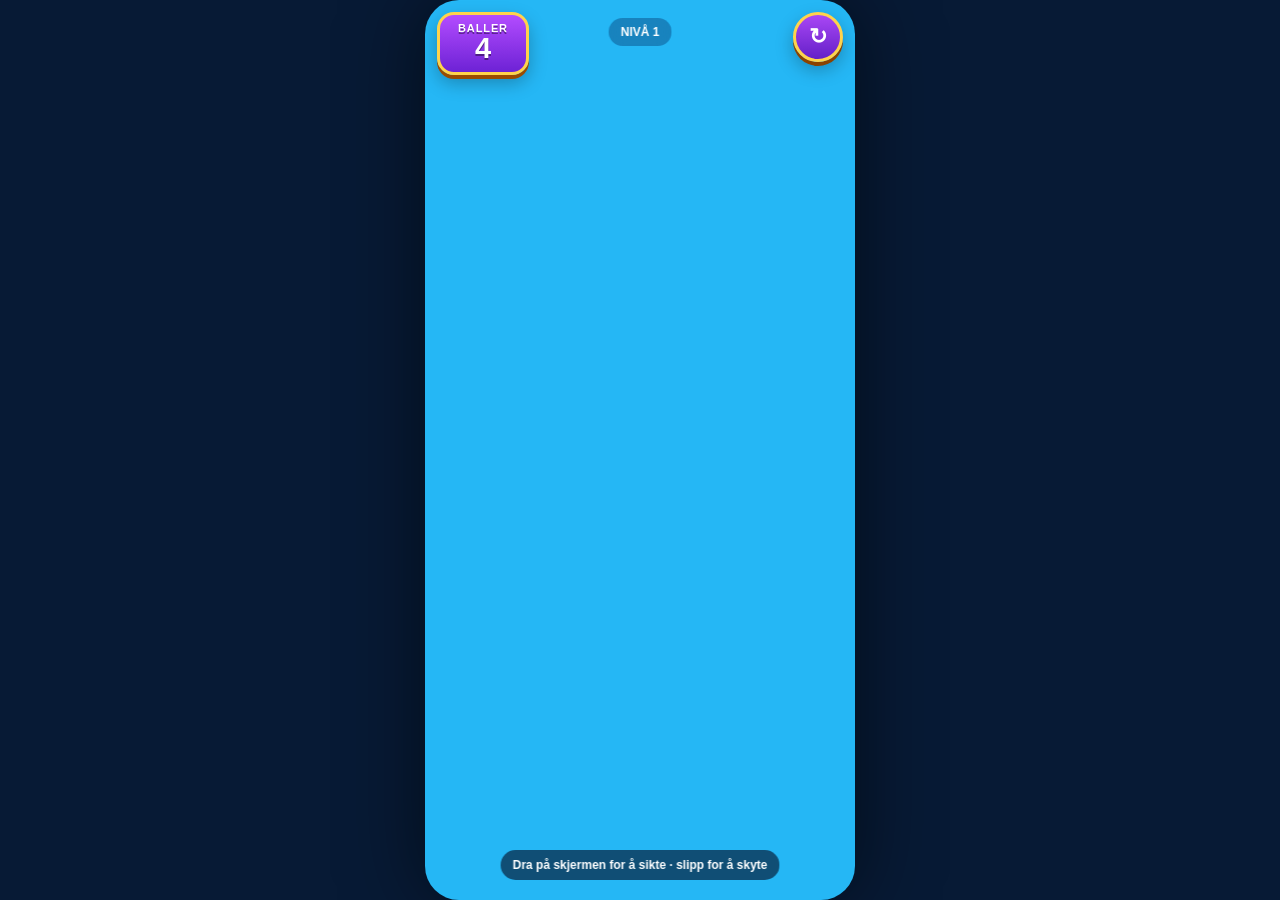
<file: demos/beach-blast/index.html>
<!doctype html><html lang="no"><head><meta charset="utf-8"><meta name="viewport" content="width=device-width,initial-scale=1,maximum-scale=1,user-scalable=no,viewport-fit=cover"><meta name="apple-mobile-web-app-capable" content="yes"><meta name="theme-color" content="#32b7ff"><title>Beach Blast</title><style>
*{box-sizing:border-box;-webkit-tap-highlight-color:transparent}html,body{margin:0;width:100%;height:100%;overflow:hidden;background:#071a35;font-family:-apple-system,BlinkMacSystemFont,"SF Pro Display",sans-serif}body{touch-action:none;overscroll-behavior:none}#app{position:fixed;inset:0;overflow:hidden;background:#25b7f5}canvas{position:absolute;inset:0;width:100%;height:100%;display:block}.hud{position:absolute;inset:0;pointer-events:none;color:#fff;padding:max(12px,env(safe-area-inset-top)) 12px max(12px,env(safe-area-inset-bottom))}.top{display:flex;justify-content:space-between;align-items:flex-start}.balls{min-width:92px;text-align:center;padding:7px 12px 9px;border-radius:17px;background:linear-gradient(#b34cff,#6d22d5);border:3px solid #ffd34b;box-shadow:0 4px 0 #9b4c00,0 8px 18px #0004;font-weight:900;text-shadow:0 2px #0006}.balls small{display:block;font-size:11px;text-transform:uppercase;letter-spacing:.08em}.balls b{display:block;font-size:29px;line-height:1}.actions{display:flex;gap:9px;pointer-events:auto}.btn{width:50px;height:50px;border-radius:50%;border:3px solid #ffd34b;background:linear-gradient(#a947f5,#6420c8);color:#fff;font-size:22px;font-weight:900;box-shadow:0 4px 0 #8b4300,0 8px 18px #0004}.lvl{position:absolute;top:max(18px,env(safe-area-inset-top));left:50%;transform:translateX(-50%);padding:7px 12px;border-radius:99px;background:#06356c66;backdrop-filter:blur(8px);font-size:12px;font-weight:900}.tip{position:absolute;left:50%;bottom:calc(max(16px,env(safe-area-inset-bottom)) + 4px);transform:translateX(-50%);white-space:nowrap;max-width:92vw;padding:8px 12px;border-radius:99px;background:#071a35aa;backdrop-filter:blur(8px);font-size:12px;font-weight:800}.overlay{position:absolute;inset:0;display:none;place-items:center;padding:22px;background:#06152b66;backdrop-filter:blur(8px);pointer-events:auto}.overlay.show{display:grid}.card{width:min(340px,92vw);padding:24px 20px 20px;border-radius:28px;background:linear-gradient(#fff6d6,#fff);border:5px solid #ffd34b;box-shadow:0 9px 0 #a84f00,0 25px 60px #0007;text-align:center;color:#27345f}.card h1{margin:0 0 7px;font-size:32px}.card p{margin:0 0 16px;color:#667091;font-weight:700}.stars{font-size:34px;margin:4px 0 16px}.primary,.secondary{width:100%;border:0;border-radius:17px;padding:14px 16px;font-size:17px;font-weight:900}.primary{background:linear-gradient(#28dd70,#0daf4e);color:#fff;box-shadow:0 5px 0 #087834}.secondary{margin-top:10px;background:#edf1ff;color:#334276}@media(min-width:700px){#app{left:50%;right:auto;width:430px;transform:translateX(-50%);border-radius:34px;box-shadow:0 0 80px #0008}}
</style></head><body><div id="app"><canvas id="game"></canvas><div class="hud"><div class="lvl" id="lvl">NIVÅ 1</div><div class="top"><div class="balls"><small>Baller</small><b id="balls">4</b></div><div class="actions"><button class="btn" id="restart" aria-label="Start på nytt">↻</button></div></div><div class="tip" id="tip">Dra på skjermen for å sikte · slipp for å skyte</div></div><div class="overlay" id="overlay"><div class="card"><h1 id="title">Nivå klart!</h1><div class="stars" id="stars">⭐⭐⭐</div><p id="result">Godt skudd.</p><button class="primary" id="mainBtn">Neste nivå</button><button class="secondary" id="again">Spill igjen</button></div></div></div><script>
(()=>{'use strict';const app=document.querySelector('#app'),c=document.querySelector('#game'),x=c.getContext('2d'),ballsEl=document.querySelector('#balls'),lvlEl=document.querySelector('#lvl'),tip=document.querySelector('#tip'),overlay=document.querySelector('#overlay'),title=document.querySelector('#title'),stars=document.querySelector('#stars'),result=document.querySelector('#result'),mainBtn=document.querySelector('#mainBtn');let W=0,H=0,D=1,last=performance.now(),level=1,balls=4,drag=false,aim={x:0,y:-1,p:.48},shots=[],blocks=[],fx=[],won=false,platform=0,cannon={x:0,y:0},shake=0,failTimer=0;const clamp=(v,a,b)=>Math.max(a,Math.min(b,v)),rnd=(a,b)=>a+Math.random()*(b-a);
function resize(){const r=app.getBoundingClientRect();W=r.width;H=r.height;D=Math.min(devicePixelRatio||1,2);c.width=Math.round(W*D);c.height=Math.round(H*D);x.setTransform(D,0,0,D,0,0);platform=H*.58;cannon={x:W*.5,y:H*.89};reset(false)}
const layouts=[[[.28,0,'box'],[.41,0,'target'],[.54,0,'box'],[.67,0,'target']],[[.30,0,'box'],[.43,0,'target'],[.56,0,'box'],[.69,0,'target'],[.43,1,'box'],[.56,1,'target']],[[.23,0,'box'],[.35,0,'target'],[.47,0,'box'],[.59,0,'target'],[.71,0,'box'],[.41,1,'target'],[.55,1,'target']]];
function reset(full=true){if(full)balls=4;shots=[];fx=[];blocks=[];drag=false;won=false;failTimer=0;overlay.classList.remove('show');const layout=layouts[(level-1)%layouts.length];for(const [px,row,type] of layout){const w=42,h=42;blocks.push({x:W*px-w/2,y:platform-h-row*45,w,h,type,vx:0,vy:0,a:0,spin:0,alive:true,ground:true})}ballsEl.textContent=balls;lvlEl.textContent='NIVÅ '+level;tip.style.opacity=1;mainBtn.textContent='Neste nivå'}
function pos(e){const r=c.getBoundingClientRect();return{x:e.clientX-r.left,y:e.clientY-r.top}}
function setAim(e){const p=pos(e),dx=p.x-cannon.x,dy=p.y-cannon.y,l=Math.hypot(dx,dy)||1;aim.x=dx/l;aim.y=dy/l;if(aim.y>-.12)aim.y=-.12;aim.p=clamp(Math.hypot(dx,dy)/Math.min(W,H),.25,.82)}
c.addEventListener('pointerdown',e=>{if(won||balls<=0)return;drag=true;c.setPointerCapture?.(e.pointerId);setAim(e);tip.style.opacity=.25;e.preventDefault()});c.addEventListener('pointermove',e=>{if(!drag)return;setAim(e);e.preventDefault()});c.addEventListener('pointerup',e=>{if(!drag)return;drag=false;shoot();e.preventDefault()});c.addEventListener('pointercancel',()=>drag=false);
function burst(px,py,n,col){for(let i=0;i<n;i++)fx.push({x:px,y:py,vx:rnd(-180,180),vy:rnd(-220,40),age:0,life:rnd(.3,.75),r:rnd(2,6),col})}
function shoot(){if(balls<=0||won)return;balls--;ballsEl.textContent=balls;const s=250+760*aim.p;shots.push({x:cannon.x+aim.x*55,y:cannon.y+aim.y*55,vx:aim.x*s,vy:aim.y*s,r:13,age:0,trail:[]});burst(cannon.x+aim.x*45,cannon.y+aim.y*45,9,'#ffd76c');shake=3;navigator.vibrate?.(15)}
function collide(s,b){const qx=clamp(s.x,b.x,b.x+b.w),qy=clamp(s.y,b.y,b.y+b.h),dx=s.x-qx,dy=s.y-qy;if(dx*dx+dy*dy>s.r*s.r)return false;const m=Math.hypot(dx,dy)||1,nx=dx/m,ny=dy/m,dot=s.vx*nx+s.vy*ny,impact=Math.hypot(s.vx,s.vy);s.vx=(s.vx-2*dot*nx)*.62;s.vy=(s.vy-2*dot*ny)*.62;b.vx+=nx*impact*.22;b.vy+=ny*impact*.18-45;b.spin+=nx*2.6;b.ground=false;b.alive=false;burst(qx,qy,b.type==='target'?28:15,b.type==='target'?'#ffe33d':'#ff9959');shake=Math.min(9,2+impact/120);navigator.vibrate?.(b.type==='target'?[22,18,22]:12);return true}
function update(dt){const g=820;for(const s of shots){s.age+=dt;s.vy+=g*dt;s.x+=s.vx*dt;s.y+=s.vy*dt;s.trail.push({x:s.x,y:s.y,a:.55});if(s.trail.length>11)s.trail.shift();for(const t of s.trail)t.a-=dt*2.6;for(const b of blocks)if(b.alive&&collide(s,b))break}s.hits;shots=shots.filter(s=>s.age<6&&s.y<H+80&&s.x>-80&&s.x<W+80);for(const b of blocks){if(!b.alive&&!b.ground){b.vy+=g*dt;b.x+=b.vx*dt;b.y+=b.vy*dt;b.a+=b.spin*dt;b.vx*=.99;b.spin*=.985;if(b.y+b.h>=platform){b.y=platform-b.h;b.vy*=-.22;b.vx*=.7;if(Math.abs(b.vy)<20)b.ground=true}}}for(const p of fx){p.age+=dt;p.vy+=g*.55*dt;p.x+=p.vx*dt;p.y+=p.vy*dt;p.vx*=.98}fx=fx.filter(p=>p.age<p.life);const left=blocks.filter(b=>b.alive&&b.type==='target').length;if(!won&&!left){won=true;setTimeout(()=>showWin(),500)}else if(!won&&!balls&&!shots.length&&left&&!failTimer){failTimer=setTimeout(showFail,450)}}
function showWin(){const used=4-balls;title.textContent='Nivå klart!';stars.textContent=used<=2?'⭐⭐⭐':used===3?'⭐⭐☆':'⭐☆☆';result.textContent=used<=2?'Presist og effektivt.':used===3?'Bra gjennomført.':'Nivå fullført.';mainBtn.textContent='Neste nivå';mainBtn.onclick=()=>{level++;reset(true)};overlay.classList.add('show')}
function showFail(){title.textContent='Nesten!';stars.textContent='☆☆☆';result.textContent='Prøv en annen vinkel.';mainBtn.textContent='Prøv igjen';mainBtn.onclick=()=>reset(true);overlay.classList.add('show')}
function rr(px,py,w,h,r){r=Math.min(r,w/2,h/2);x.beginPath();x.moveTo(px+r,py);x.arcTo(px+w,py,px+w,py+h,r);x.arcTo(px+w,py+h,px,py+h,r);x.arcTo(px,py+h,px,py,r);x.arcTo(px,py,px+w,py,r);x.closePath()}
function bg(){const g=x.createLinearGradient(0,0,0,H);g.addColorStop(0,'#43c5ff');g.addColorStop(.30,'#1daee9');g.addColorStop(.305,'#0ea4dc');g.addColorStop(.38,'#f9dc94');g.addColorStop(1,'#efbd63');x.fillStyle=g;x.fillRect(0,0,W,H);x.fillStyle='#10a9dc';x.fillRect(0,H*.29,W,H*.075);x.fillStyle='#ffffffaa';for(let i=0;i<5;i++)x.fillRect(i*95+18,H*.335+(i%2)*4,55,2);palm(W*.12,H*.37,.82);palm(W*.87,H*.37,.9);x.globalAlpha=.13;x.fillStyle='#875c25';for(let i=0;i<70;i++){x.beginPath();x.arc((i*73)%W,H*.38+((i*109)%(H*.62)),1+i%2,0,7);x.fill()}x.globalAlpha=1}
function palm(px,py,s){x.save();x.translate(px,py);x.scale(s,s);x.strokeStyle='#8b5a2a';x.lineWidth=10;x.lineCap='round';x.beginPath();x.moveTo(0,60);x.quadraticCurveTo(-8,20,3,-20);x.stroke();x.strokeStyle='#2fb34a';x.lineWidth=8;for(let i=0;i<7;i++){const a=-2.7+i*.52;x.beginPath();x.moveTo(3,-20);x.quadraticCurveTo(Math.cos(a)*30,Math.sin(a)*20-27,Math.cos(a)*60,Math.sin(a)*24-16);x.stroke()}x.restore()}
function platformDraw(){const px=W*.12,w=W*.76;x.fillStyle='#0877e5';rr(px,platform-5,w,18,7);x.fill();x.fillStyle='#66cfff';x.fillRect(px+10,platform-3,w-20,4);x.fillStyle='#ef4054';x.fillRect(px+4,platform+9,w-8,6);x.fillStyle='#2c79b7';rr(W*.46,platform+13,W*.08,82,7);x.fill();x.fillStyle='#fff';x.beginPath();x.arc(W*.5,platform+70,22,0,7);x.fill();x.strokeStyle='#ef4b3c';x.lineWidth=8;x.beginPath();x.arc(W*.5,platform+70,16,0,7);x.stroke()}
function blockDraw(b){if(!b.alive&&!b.ground)return;x.save();x.translate(b.x+b.w/2,b.y+b.h/2);x.rotate(b.a);x.translate(-b.w/2,-b.h/2);x.shadowColor='#0004';x.shadowBlur=8;x.shadowOffsetY=5;if(b.type==='box'){x.fillStyle='#f7932d';rr(0,0,b.w,b.h,7);x.fill();x.strokeStyle='#a94c18';x.lineWidth=4;x.stroke();x.fillStyle='#ffbd42';x.fillRect(7,5,b.w-14,b.h-10);x.fillStyle='#f17523';x.font='bold 24px sans-serif';x.textAlign='center';x.textBaseline='middle';x.fillText('★',b.w/2,b.h/2+1)}else{x.fillStyle='#eef3f8';rr(0,0,b.w,b.h,7);x.fill();x.strokeStyle='#6889aa';x.lineWidth=4;x.stroke();x.fillStyle='#ff334a';x.beginPath();x.arc(b.w/2,b.h/2,13,0,7);x.fill();x.fillStyle='#ffd629';x.beginPath();x.arc(b.w/2,b.h/2,7,0,7);x.fill()}x.restore()}
function cannonDraw(){const a=Math.atan2(aim.y,aim.x)+Math.PI/2;x.save();x.translate(cannon.x,cannon.y);x.rotate(a);x.fillStyle='#ff7a25';rr(-30,-18,60,80,18);x.fill();x.fillStyle='#0759c7';rr(-22,-18,44,83,14);x.fill();x.fillStyle='#248ef0';rr(-14,-13,28,72,10);x.fill();x.fillStyle='#ff9a35';x.fillRect(-30,-12,60,12);x.restore();x.fillStyle='#ff7c22';x.beginPath();x.arc(cannon.x,cannon.y+21,50,Math.PI,0);x.fill();x.fillStyle='#0868d8';x.beginPath();x.arc(cannon.x,cannon.y+21,39,Math.PI,0);x.fill();if(drag){x.save();x.setLineDash([8,9]);x.strokeStyle='#fff';x.lineWidth=4;x.beginPath();x.moveTo(cannon.x+aim.x*55,cannon.y+aim.y*55);const s=250+760*aim.p;for(let t=.08;t<.8;t+=.08)x.lineTo(cannon.x+aim.x*55+aim.x*s*t,cannon.y+aim.y*55+aim.y*s*t+.5*820*t*t);x.stroke();x.restore()}}
function render(){x.save();if(shake){x.translate(rnd(-shake,shake),rnd(-shake,shake));shake*=.86;if(shake<.2)shake=0}bg();platformDraw();blocks.forEach(blockDraw);for(const s of shots){for(const t of s.trail){x.globalAlpha=clamp(t.a,0,.55);x.fillStyle='#dff6ff';x.beginPath();x.arc(t.x,t.y,7,0,7);x.fill()}x.globalAlpha=1;const g=x.createRadialGradient(s.x-5,s.y-5,2,s.x,s.y,s.r);g.addColorStop(0,'#8be9ff');g.addColorStop(.45,'#18a7ed');g.addColorStop(1,'#0755bd');x.fillStyle=g;x.beginPath();x.arc(s.x,s.y,s.r,0,7);x.fill();x.strokeStyle='#dff8ff';x.lineWidth=2;x.stroke()}for(const p of fx){x.globalAlpha=1-p.age/p.life;x.fillStyle=p.col;x.beginPath();x.arc(p.x,p.y,p.r,0,7);x.fill()}x.globalAlpha=1;cannonDraw();x.restore()}
function loop(now){const dt=Math.min((now-last)/1000,.025);last=now;update(dt);render();requestAnimationFrame(loop)}document.querySelector('#restart').onclick=()=>reset(true);document.querySelector('#again').onclick=()=>reset(true);addEventListener('resize',resize,{passive:true});resize();requestAnimationFrame(loop)})();
</script></body></html>
</file>
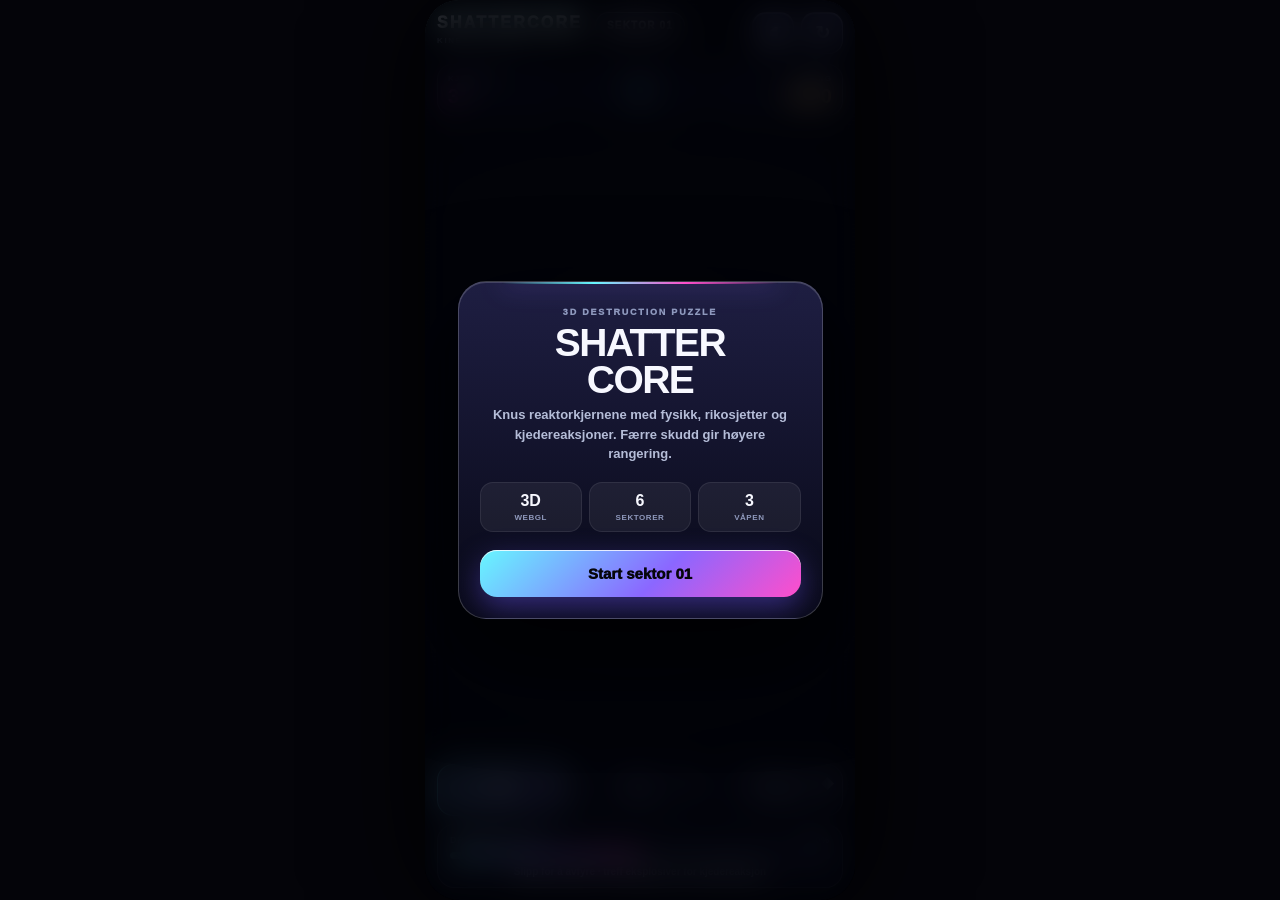
<file: demos/shattercore-v2/index.html>
<!doctype html>
<html lang="no">
<head>
<meta charset="utf-8">
<meta name="viewport" content="width=device-width,initial-scale=1,maximum-scale=1,user-scalable=no,viewport-fit=cover">
<meta name="apple-mobile-web-app-capable" content="yes">
<meta name="apple-mobile-web-app-status-bar-style" content="black-translucent">
<meta name="theme-color" content="#05050a">
<title>SHATTERCORE — Kinetic Siege</title>
<link rel="stylesheet" href="style.css">
</head>
<body>
<div id="app">
<canvas id="game" aria-label="SHATTERCORE 3D game"></canvas>
<div class="vignette"></div><div class="scan"></div><div class="flash" id="flash"></div>
<div class="hud">
  <div class="top">
    <div class="brand"><b>SHATTERCORE</b><small>KINETIC SIEGE</small></div>
    <div class="sector" id="sector">SEKTOR 01</div>
    <div class="actions"><button class="icon" id="sound" aria-label="Lyd">◖</button><button class="icon" id="restart" aria-label="Start på nytt">↻</button></div>
  </div>
  <div class="stats"><div class="stat"><span>Kjerner</span><b id="cores">3</b></div><div class="stat"><span>Skudd</span><b id="shots">5</b></div><div class="stat"><span>Poeng</span><b id="score">0000</b></div></div>
  <div class="spacer"></div>
  <div class="bottom">
    <div class="weaponbar">
      <button class="weapon active" data-weapon="pulse"><i>●</i><b>PULSE</b><small>Balansert</small></button>
      <button class="weapon" data-weapon="split"><i>✦</i><b>SPLIT</b><small>Tre kuler</small></button>
      <button class="weapon" data-weapon="breaker"><i>◆</i><b>BREAKER</b><small>Tung kraft</small></button>
    </div>
    <div class="aimbox" id="aimbox"><div class="aimrow"><span id="aimtext">Dra for å sikte</span><b id="power">50%</b></div><div class="meter"><i id="fill"></i></div><div class="hint">Slipp for å avfyre · treff eksplosiver for kjedereaksjon</div></div>
  </div>
</div>
<div class="toast" id="toast">KJERNE KNUST</div>
<div class="overlay show" id="start"><div class="card"><div class="eyebrow">3D destruction puzzle</div><h1>SHATTER<br>CORE</h1><p>Knus reaktorkjernene med fysikk, rikosjetter og kjedereaksjoner. Færre skudd gir høyere rangering.</p><div class="features"><div><b>3D</b><span>WebGL</span></div><div><b>6</b><span>Sektorer</span></div><div><b>3</b><span>Våpen</span></div></div><button class="primary" id="startbtn">Start sektor 01</button></div></div>
<div class="overlay" id="result"><div class="card"><div class="eyebrow" id="resultEye">Sektor eliminert</div><h1 id="resultTitle">Klarert</h1><div class="stars" id="stars">★★★</div><p id="resultText">Alle energikjerner er ødelagt.</p><div class="summary"><div><span>Poeng</span><b id="finalScore">0</b></div><div><span>Skudd</span><b id="usedShots">0</b></div><div><span>Combo</span><b id="bestCombo">x1</b></div></div><button class="primary" id="next">Neste sektor</button><button class="secondary" id="again">Spill igjen</button></div></div>
<div class="unsupported" id="unsupported"><div><h2>WebGL kreves</h2><p>Åpne spillet i Safari på en nyere iPhone.</p></div></div>
<div class="debug" id="debug"></div>
</div>
<script src="p1.js"></script>
<script src="p2.js"></script>
<script src="p3.js"></script>
<script src="p4.js"></script>
<script src="p5.js"></script>
<script src="p6.js"></script>
<script src="p7.js"></script>
<script src="p8.js"></script>
</body>
</html>
</file>
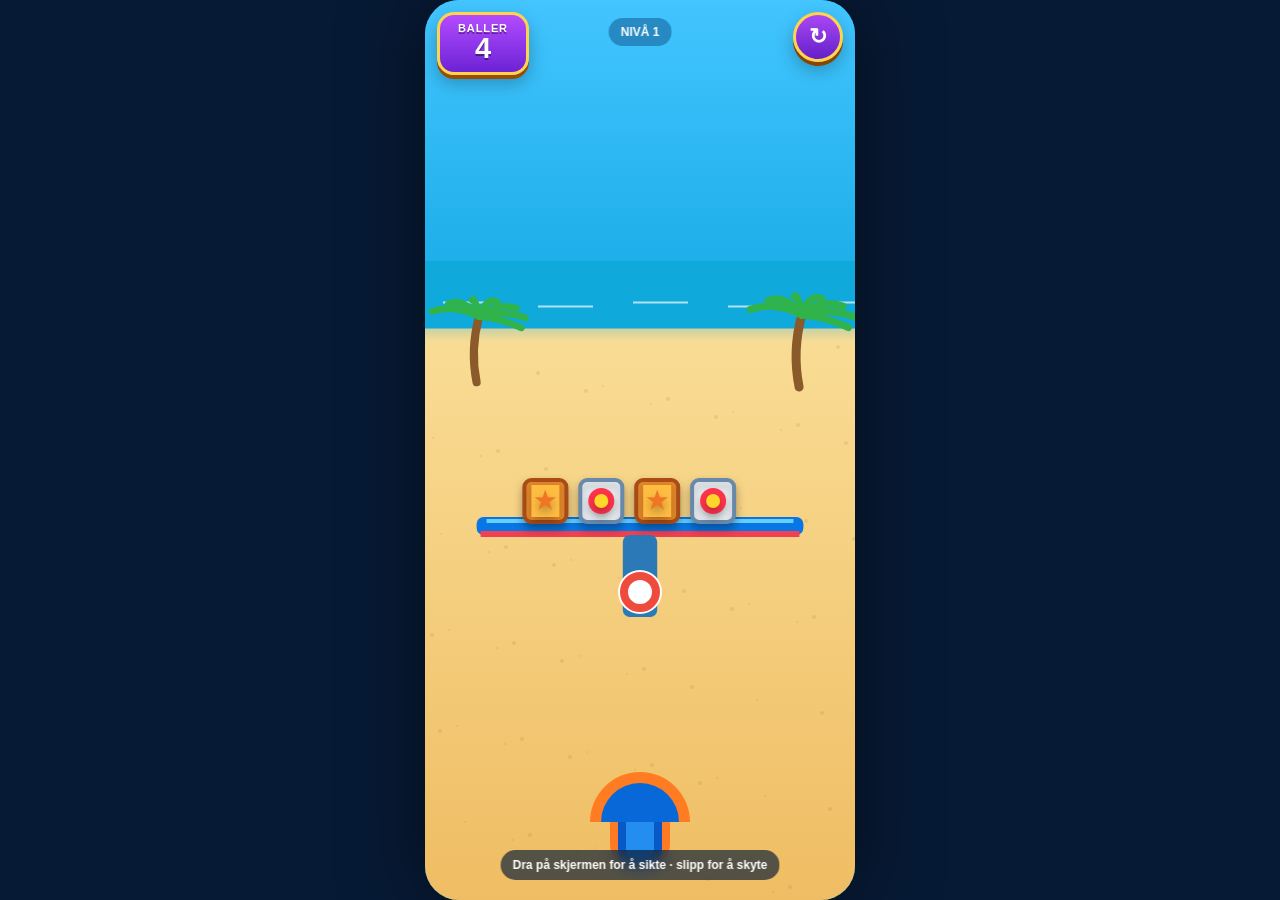
<file: demos/beach-blast/play.html>
<!doctype html><html lang="no"><head><meta charset="utf-8"><meta name="viewport" content="width=device-width,initial-scale=1,maximum-scale=1,user-scalable=no,viewport-fit=cover"><meta name="theme-color" content="#32b7ff"><title>Beach Blast</title><style>html,body{margin:0;width:100%;height:100%;background:#071a35;color:white;font:600 16px -apple-system,BlinkMacSystemFont,sans-serif;display:grid;place-items:center}p{opacity:.8}</style></head><body><p>Laster Beach Blast …</p><script>fetch('./index.html',{cache:'no-store'}).then(r=>{if(!r.ok)throw new Error('Kunne ikke laste spillet');return r.text()}).then(h=>{h=h.replace('}s.hits;shots=','}shots=');document.open();document.write(h);document.close()}).catch(e=>{document.body.innerHTML='<p>Spillet kunne ikke lastes. Oppdater siden.</p>';console.error(e)})</script></body></html>
</file>
<file: demos/shattercore-v2/style.css>
@import "base.css";@import "ui.css";
</file>
